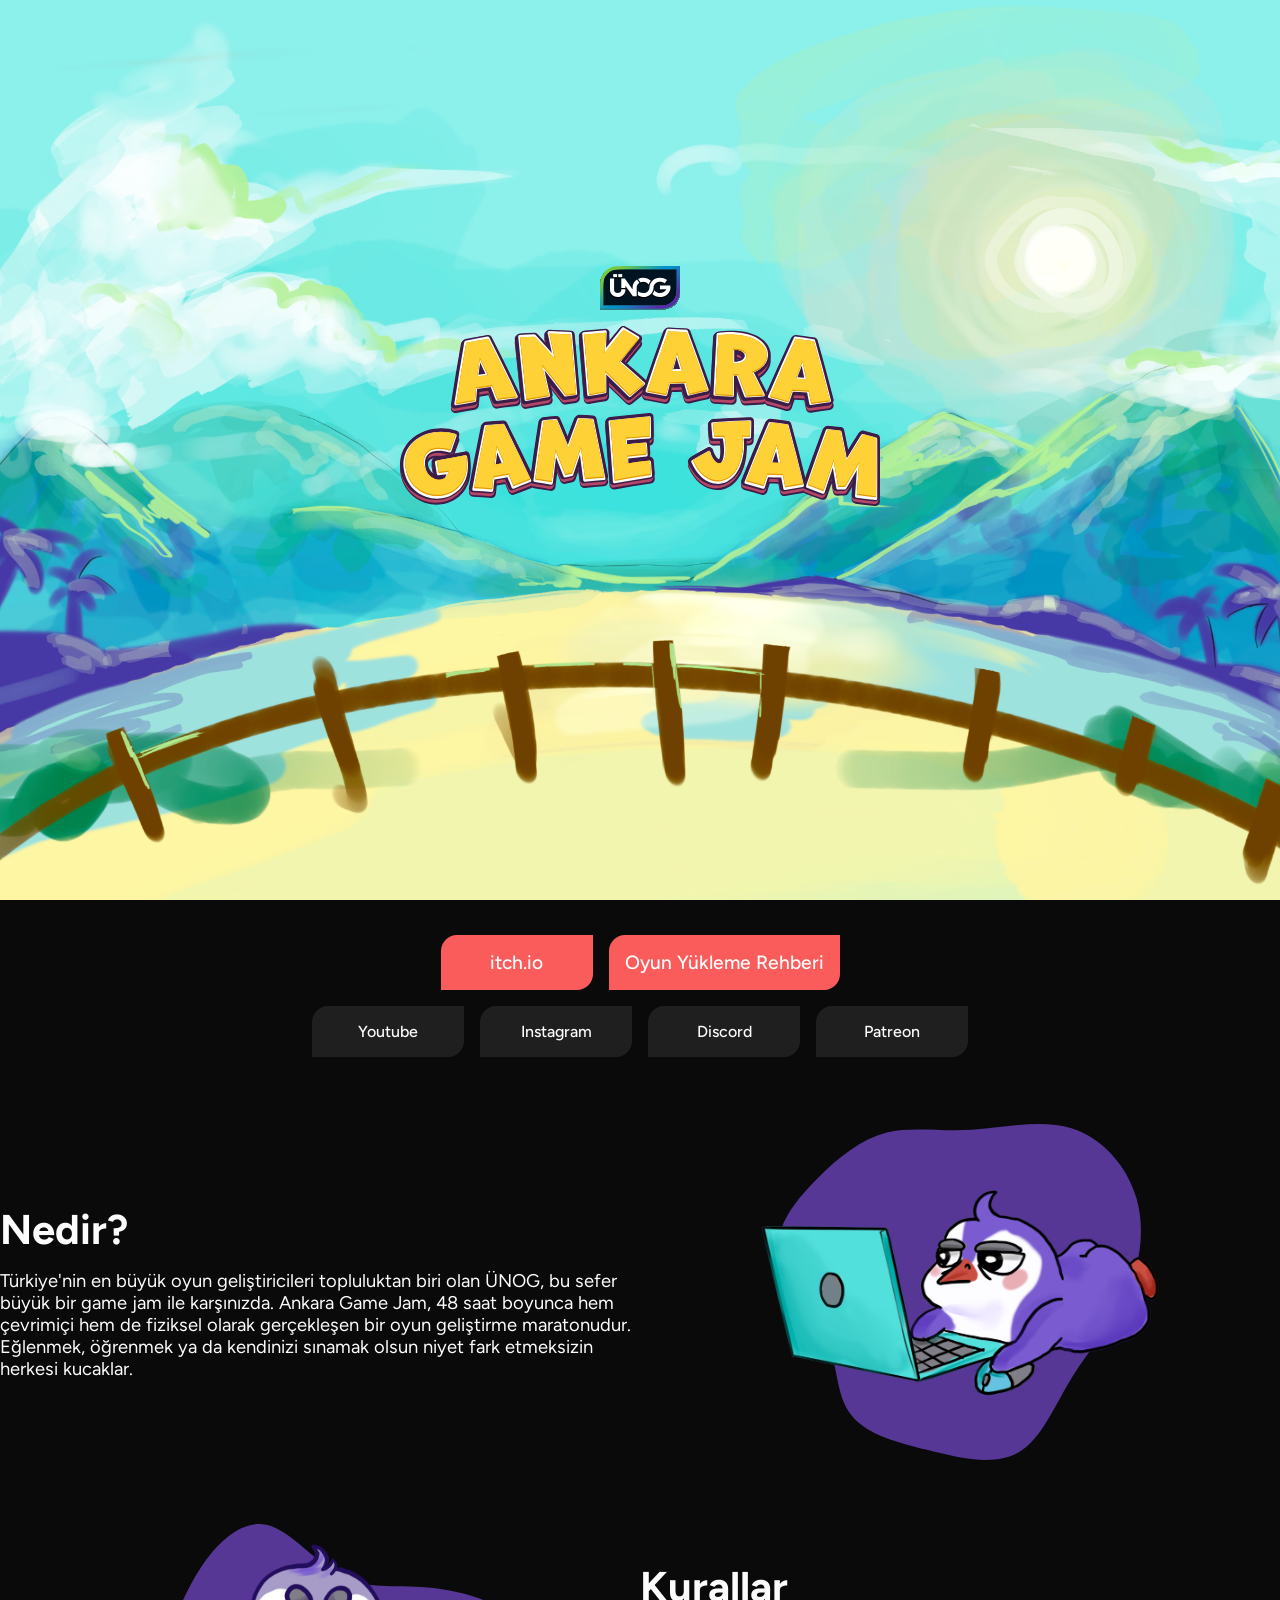
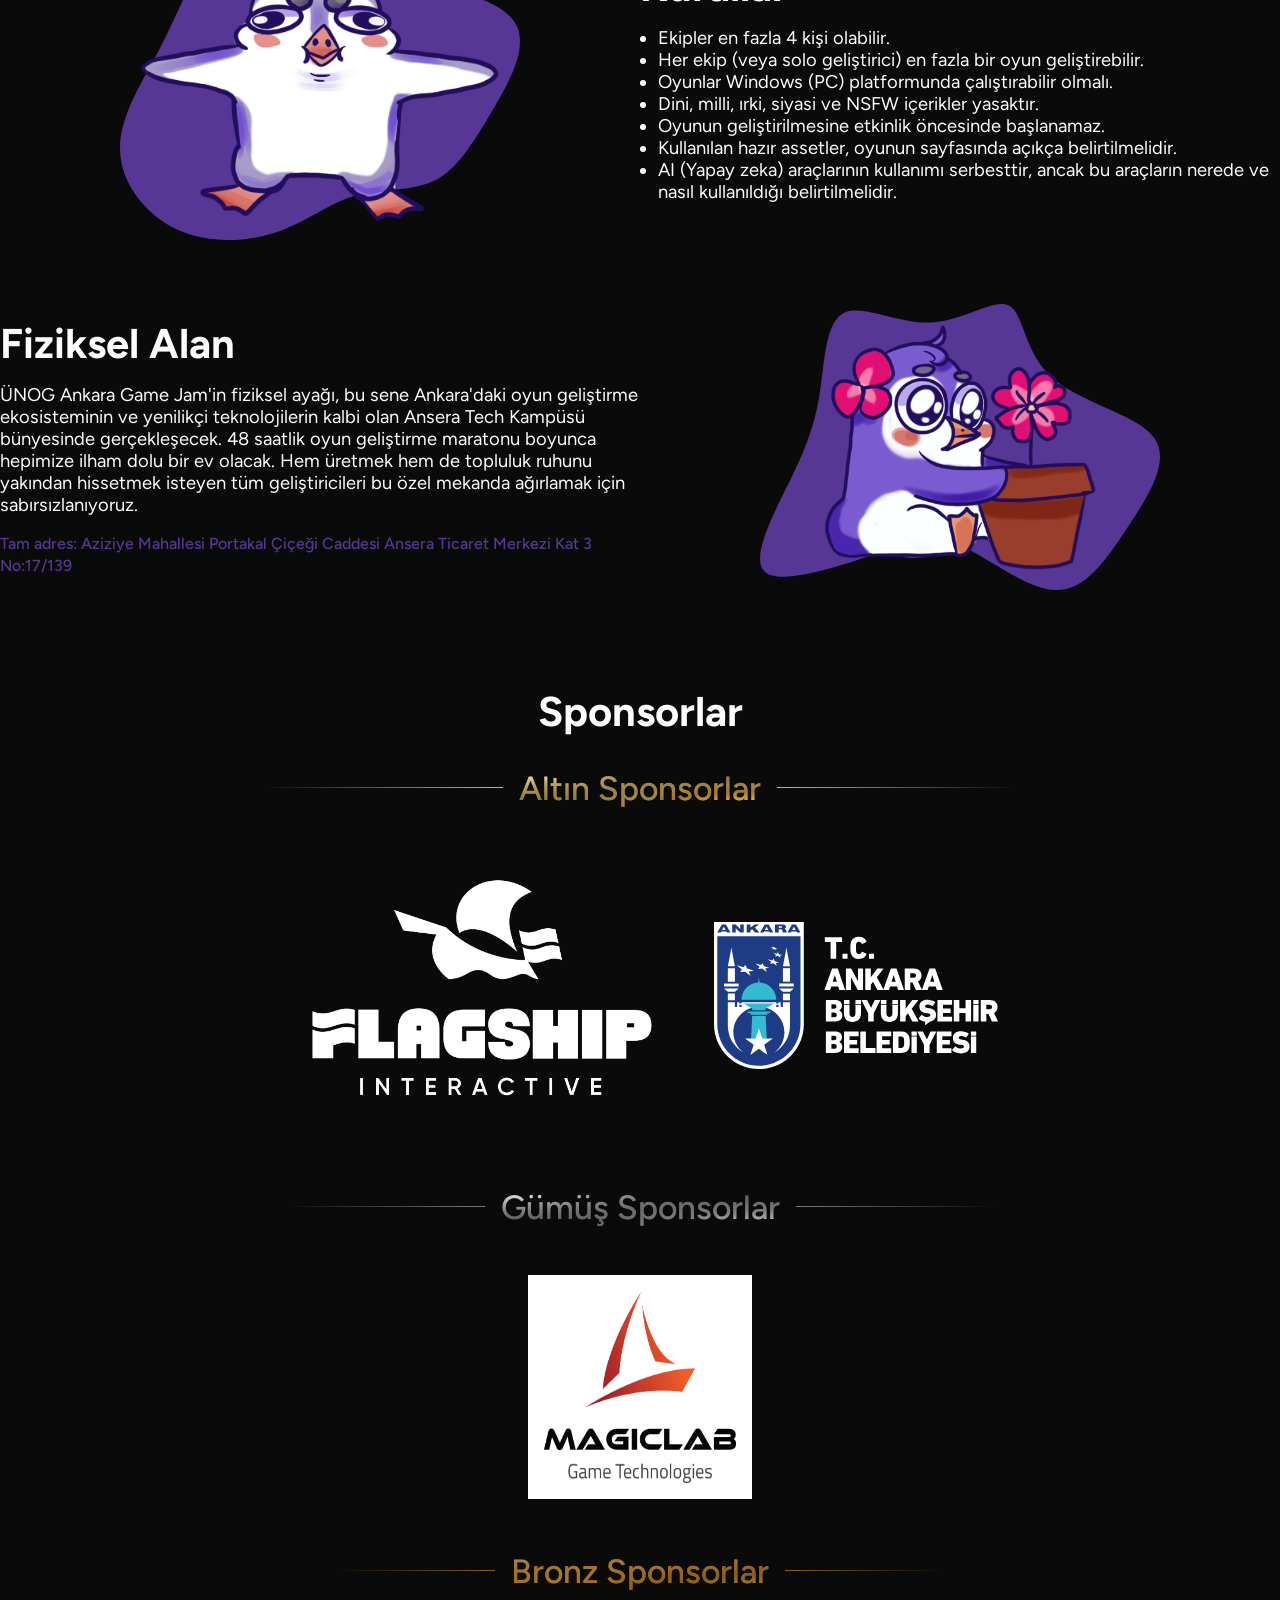
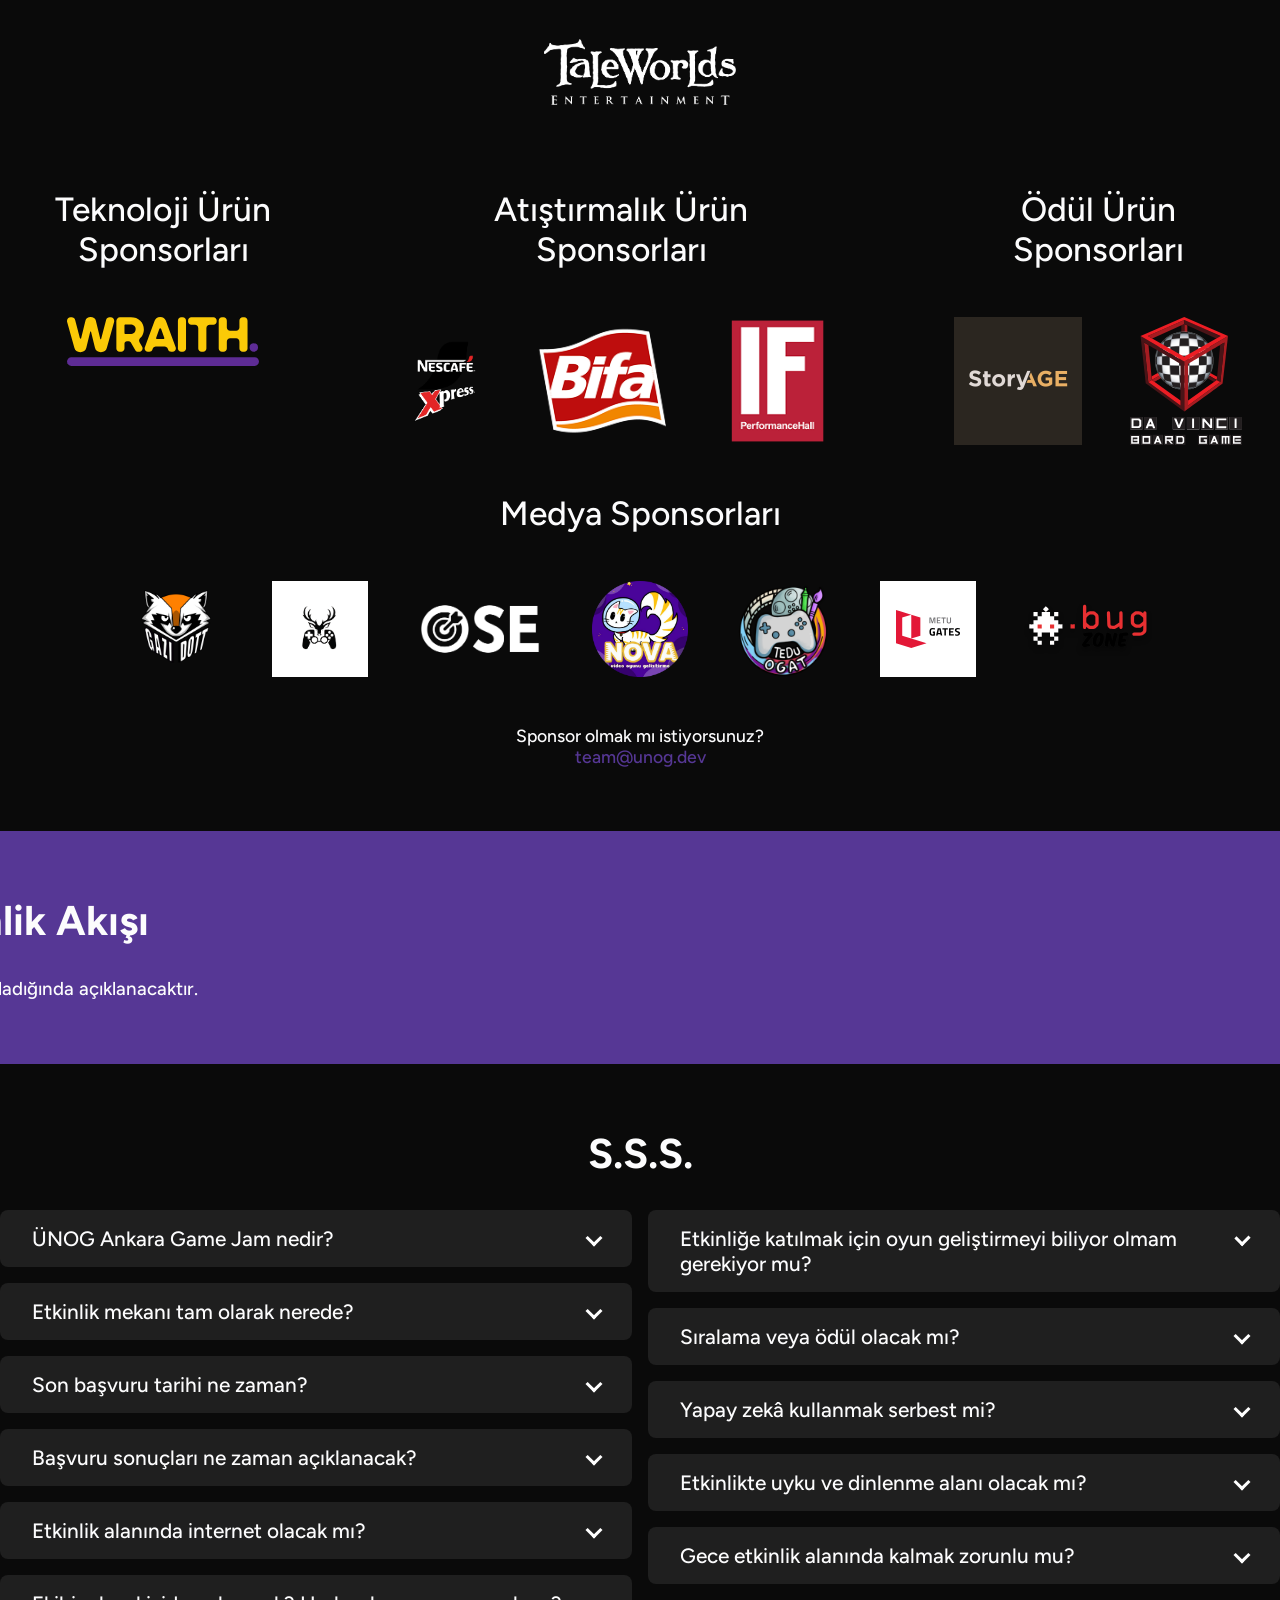
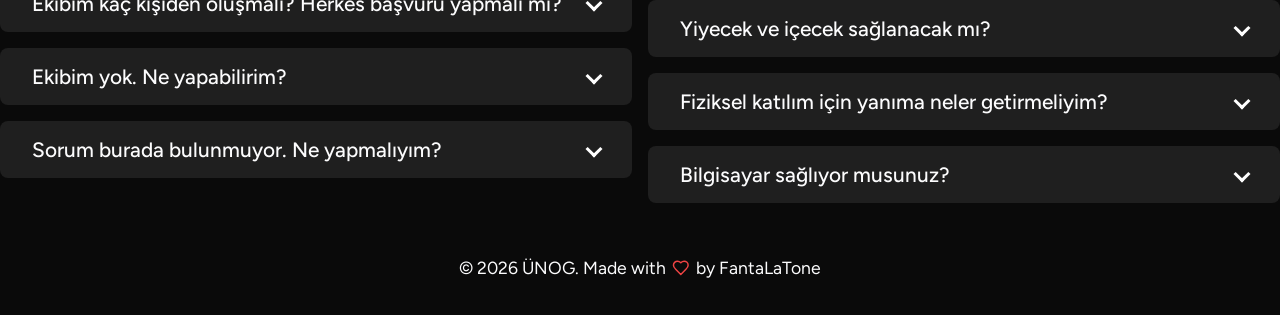
<file: index.html>
<!DOCTYPE html>
<html lang="en">

<head>
    <meta charset="UTF-8">
    <meta name="viewport" content="width=device-width, initial-scale=1.0">

    <link rel="preconnect" href="https://fonts.googleapis.com">
    <link rel="preconnect" href="https://fonts.gstatic.com" crossorigin>
    <link href="https://fonts.googleapis.com/css2?family=Figtree:ital,wght@0,300..900;1,300..900&display=swap"
        rel="stylesheet">
    <link rel="stylesheet" href="css/style.css">

    <title>Ünog Ankara Game Jam</title>
</head>

<body>

    <!-- <div id="background-decors">
        <div class="decor"></div>
    </div> -->

    <!-- <nav class="navbar">

    </nav> -->

    <section class="hero">
        <img src="./img/unog-logo-black.svg" alt="" id="unog-logo">
        <img src="./img/jam-logo.svg" alt="" id="jam-logo">

        <!-- <span id="scroll-text">KAYDIR</span> -->

        <!-- <span>48 saatlik eğlence dolu maceraya hazır mısın?</span> -->

        <!-- <div id="car-ride"></div> -->
    </section>

    <div class="container">

        <section class="links">
            <div class="itch-links">
                <a href="https://itch.io/jam/unog-game-jam-2026" target="_blank" id="itch">itch.io</a>
                <a href="/">Oyun Yükleme Rehberi</a>
            </div>
            <div class="social-links">
                <a href="https://www.youtube.com/@unoghub" target="_blank" id="youtube">Youtube</a>
                <a href="https://www.instagram.com/unoghub" target="_blank" id="instagram">Instagram</a>
                <a href="https://discord.gg/zwMBwj7hA" target="_blank" id="discord">Discord</a>
                <a href="https://www.patreon.com/unoghub" target="_blank" id="patreon">Patreon</a>
            </div>
        </section>

        <section class="info">
            <div class="info-group">
                <div>
                    <h2>Nedir?</h2>
                    <p>
                        Türkiye'nin en büyük oyun geliştiricileri topluluktan biri olan ÜNOG, bu sefer büyük bir game
                        jam ile karşınızda.
                        Ankara Game Jam, 48 saat boyunca hem çevrimiçi hem de fiziksel olarak gerçekleşen bir oyun
                        geliştirme maratonudur.
                        Eğlenmek, öğrenmek ya da kendinizi sınamak olsun niyet fark etmeksizin herkesi kucaklar.
                    </p>
                </div>
                <img src="./img/info-blob.svg" alt="">
            </div>
            <div class="info-group">
                <img src="./img/rules-blob.svg" alt="">
                <div>
                    <h2>Kurallar</h2>
                    <ul>
                        <li>Ekipler en fazla 4 kişi olabilir.</li>
                        <li>Her ekip (veya solo geliştirici) en fazla bir oyun geliştirebilir.</li>
                        <li>Oyunlar Windows (PC) platformunda çalıştırabilir olmalı.</li>
                        <li>Dini, milli, ırki, siyasi ve NSFW içerikler yasaktır.</li>
                        <li>Oyunun geliştirilmesine etkinlik öncesinde başlanamaz.</li>
                        <li>Kullanılan hazır assetler, oyunun sayfasında açıkça belirtilmelidir.</li>
                        <li>
                            AI (Yapay zeka) araçlarının kullanımı serbesttir, ancak bu araçların nerede ve nasıl
                            kullanıldığı
                            belirtilmelidir.
                        </li>
                    </ul>
                </div>
            </div>
            <div class="info-group">
                <div>
                    <h2>Fiziksel Alan</h2>
                    <p>
                        ÜNOG Ankara Game Jam'in fiziksel ayağı, bu sene Ankara'daki oyun geliştirme ekosisteminin 
                        ve yenilikçi teknolojilerin kalbi olan Ansera Tech Kampüsü bünyesinde gerçekleşecek.
                        48 saatlik oyun geliştirme maratonu boyunca hepimize ilham dolu bir ev olacak. 
                        Hem üretmek hem de topluluk ruhunu yakından hissetmek isteyen tüm geliştiricileri bu özel mekanda ağırlamak için sabırsızlanıyoruz.
                    </p>
                    <p>
                        <a href="https://maps.app.goo.gl/f6WXb7PkPfJ29cRz8" target="_blank" id="address">
                            Tam adres: Aziziye Mahallesi Portakal Çiçeği Caddesi Ansera Ticaret Merkezi Kat 3 No:17/139
                        </a>
                    </p>
                </div>
                <img src="./img/location-blob.svg" alt="">
            </div>
        </section>

        <section class="sponsors">
            <h2>Sponsorlar</h2>
            <div class="sponsor-group gold">
                <div class="sponsor-group-title">
                    <hr>
                    <h3>Altın Sponsorlar</h3>
                    <hr>
                </div>
                <div class="sponsor-list">
                    <a href="https://flagship.gs/" target="_blank">
                        <img src="./img/sponsor-flagship.png" class="sponsor-giant" alt="">
                    </a>
                    <a>
                        <img src="./img/sponsor-ankara.svg" class="sponsor-giant" alt="">
                    </a>
                </div>
            </div>
            <div class="sponsor-group silver">
                <div class="sponsor-group-title">
                    <hr>
                    <h3>Gümüş Sponsorlar</h3>
                    <hr>
                </div>
                <div class="sponsor-list">
                    <a href="https://maglab.com.tr/" target="_blank">
                        <img src="./img/sponsor-magiclab.png" class="sponsor-large white-background " alt="">
                    </a>
                </div>
            </div>
            <div class="sponsor-group bronze">
                <div class="sponsor-group-title">
                    <hr>
                    <h3>Bronz Sponsorlar</h3>
                    <hr>
                </div>
                <div class="sponsor-list">
                    <a href="https://www.taleworlds.com/" target="_blank">
                        <img src="./img/sponsor-taleworlds.png" class="sponsor-middle" alt="">
                    </a>
                </div>
            </div>
            <div class="sponsor-groups-row">
                <div class="sponsor-group">
                    <div class="sponsor-group-title-plain">
                        <h3>Teknoloji Ürün Sponsorları</h3>
                    </div>
                    <div class="sponsor-list-grid">
                        <img src="./img/sponsor-wraith.svg" class="sponsor-middle" alt="">
                    </div>
                </div>
                <div class="sponsor-group">
                    <div class="sponsor-group-title-plain">
                        <h3>Atıştırmalık Ürün Sponsorları</h3>
                    </div>
                    <div class="sponsor-list-grid">
                        <img src="./img/sponsor-nescafe.png" class="sponsor-middle" alt="">
                        <img src="./img/sponsor-bifa.png" class="sponsor-middle" alt="">
                        <img src="./img/sponsor-if.png" class="sponsor-middle" alt="">
                    </div>
                </div>
                <div class="sponsor-group">
                    <div class="sponsor-group-title-plain">
                        <h3>Ödül Ürün Sponsorları</h3>
                    </div>
                    <div class="sponsor-list-grid">
                        <img src="./img/sponsor-storyage.png" class="sponsor-middle" alt="">
                        <img src="./img/sponsor-davinci.svg" class="sponsor-middle" alt="">
                    </div>
                </div>
            </div>
            <div class="sponsor-group">
                <div class="sponsor-group-title-plain">
                    <h3>Medya Sponsorları</h3>
                </div>
                <div class="sponsor-list-grid">
                    <img src="./img/sponsor-gazi.png" class="sponsor-small" alt="">
                    <img src="./img/sponsor-hoget.PNG" class="sponsor-small white-background" alt="">
                    <img src="./img/sponsor-ose.png" class="sponsor-small" alt="">
                    <img src="./img/sponsor-nova.png" class="sponsor-small" alt="">
                    <img src="./img/sponsor-ogat.png" class="sponsor-small" alt="">
                    <img src="./img/sponsor-metu.svg" class="sponsor-small white-background" alt="">
                    <img src="./img/sponsor-bug.svg" class="sponsor-small" alt="">
                </div>
            </div>
            <div class="sponsor-group mail">
                <p>Sponsor olmak mı istiyorsunuz?</p>
                <a href="mailto:team@unog.dev?subject=Sponsorluk">team@unog.dev</a>
            </div>
        </section>
    </div>

    <section class="events">
        <h2>Etkinlik Akışı</h2>
        <!-- <button id="scroll-button"><i class="arrow right"></i></button> -->
        <ul class="event-days">
            <li class="event-day">
                <h3>Etkinlik başladığında açıklanacaktır.</h3>
            </li>
        </ul>
        <!-- buraya yazılanlar gerçek değil sadece doldurmak amacıyla konulmuştur eğer bunu okuyorsanız bunlara itibar etmeyin -->
        <!-- <ul class="event-days">
            <li class="event-day">
                <span>17</span>
                <span>/ 07</span>
                <ul class="event-list">
                    <li class="event">
                        <span>17:00</span>
                        <p>Kapı Açılışı</p>
                    </li>
                    <li class="event">
                        <span>18:00</span>
                        <p>Tema Açıklanışı</p>
                    </li>
                    <li class="event">
                        <span>21:00</span>
                        <p>Akşam Yemeği</p>
                    </li>
                    <li class="event">
                        <span>23:00</span>
                        <p>Icebreaking</p>
                    </li>
                </ul>
            </li>
            <li class="event-day">
                <span>18</span>
                <span>/ 07</span>
                <ul class="event-list">
                    <li class="event">
                        <span>09:00</span>
                        <p>Kahvaltı</p>
                    </li>
                    <li class="event">
                        <span>13:00</span>
                        <p>Etkinlik 1</p>
                    </li>
                    <li class="event">
                        <span>15:00</span>
                        <p>Öğle Yemeği</p>
                    </li>
                    <li class="event">
                        <span>18:00</span>
                        <p>Etkinlik 2</p>
                    </li>
                    <li class="event">
                        <span>19:00</span>
                        <p>Akşam Yemeği</p>
                    </li>
                    <li class="event">
                        <span>21:00</span>
                        <p>Etkinlikler</p>
                    </li>
                    <li class="event">
                        <span>23:00</span>
                        <p>Gece Çekilişi</p>
                    </li>
                </ul>
            </li>
            <li class="event-day">
                <span>19</span>
                <span>/ 07</span>
                <ul class="event-list">
                    <li class="event">
                        <span>09:00</span>
                        <p>Kahvaltı</p>
                    </li>
                    <li class="event">
                        <span>11:00</span>
                        <p>Yarışma</p>
                    </li>
                    <li class="event">
                        <span>13:00</span>
                        <p>Etkinlik Son</p>
                    </li>
                    <li class="event">
                        <span>18:00</span>
                        <p>Final Sunumu</p>
                    </li>
                </ul>
            </li>
        </ul> -->
    </section>

    <div class="container">
        <section class="faq">
            <h2>S.S.S.</h2>
            <div class="questions-container">
                <div>
                    <ul class="questions">
                        <li class="question">
                            <button>ÜNOG Ankara Game Jam nedir?</button>
                            <p>ÜNOG Ankara Game Jam; oyun geliştirmeye ilgi duyan katılımcıların 48 saat içerisinde
                                ekipleriyle birlikte oyun geliştirdiği, öğrenme, sosyalleşme ve deneyim odaklı bir
                                etkinliktir.</p>
                        </li>
                        <li class="question">
                            <button>Etkinlik mekanı tam olarak nerede?</button>
                            <p>Etkinliğimiz, Ansera AVM içerisinde bulunan Ansera TechBridge alanında
                                gerçekleştirilecektir.</p>
                        </li>
                        <li class="question">
                            <button>Son başvuru tarihi ne zaman?</button>
                            <p>Son başvuru tarihi 9 Temmuz 2026, saat 23.59'dur.</p>
                        </li>
                        <li class="question">
                            <button>Başvuru sonuçları ne zaman açıklanacak?</button>
                            <p>
                                Başvuru sonuçları 10 Temmuz 2026 tarihinde e-posta yoluyla açıklanacaktır.
                                Başvurular Onay, Yedek ve Red olarak sonuçlanacaktır.
                                Onay alan katılımcıların, gönderilecek e-postadaki onay formunu belirtilen süre
                                içerisinde doldurmaları gerekmektedir.
                                Süresi içerisinde formunu doldurmayan katılımcıların yerine yedek listeden alım
                                yapılacaktır.
                            </p>
                        </li>
                        <li class="question">
                            <button>Etkinlik alanında internet olacak mı?</button>
                            <p>
                                Evet.
                                Katılımcılar için Wi-Fi erişimi sağlanacaktır.
                            </p>
                        </li>
                        <li class="question">
                            <button>Ekibim kaç kişiden oluşmalı? Herkes başvuru yapmalı mı?</button>
                            <p>
                                Etkinliğe bireysel veya en fazla 4 kişilik ekipler halinde katılabilirsiniz.
                                Ekipte bulunan herkesin başvurusunu ayrı ayrı tamamlaması gerekmektedir.
                            </p>
                        </li>
                        <li class="question">
                            <button>Ekibim yok. Ne yapabilirim?</button>
                            <p>
                                Onay alan katılımcılar için bir WhatsApp topluluğu oluşturulacaktır.
                                İsterseniz bu topluluk üzerinden, isterseniz etkinlik alanındaki Ekip Bulma Panosu
                                aracılığıyla ekip arkadaşı bulabilirsiniz.
                            </p>
                        </li>
                        <li class="question">
                            <button>Sorum burada bulunmuyor. Ne yapmalıyım?</button>
                            <p>
                                Burada yanıtını bulamadığınız tüm sorularınız için ÜNOG Instagram hesabı üzerinden
                                bizimle iletişime
                                geçebilirsiniz.
                            </p>
                        </li>
                    </ul>
                </div>
                <div>
                    <ul class="questions">
                        <li class="question">
                            <button>Etkinliğe katılmak için oyun geliştirmeyi biliyor olmam gerekiyor mu?</button>
                            <p>
                                Hayır. Her seviyeden katılımcıyı bekliyoruz.
                                Öğrenmeye istekli herkes etkinliğimize katılabilir.
                            </p>
                        </li>
                        <li class="question">
                            <button>Sıralama veya ödül olacak mı?</button>
                            <p>
                                Hayır. Etkinliğimizde herhangi bir sıralama veya ödüllendirme sistemi bulunmamaktadır.
                                Game Jam'lerde rekabetten çok; öğrenmenin, yardımlaşmanın, deneyim kazanmanın ve yeni
                                insanlarla
                                tanışmanın daha değerli olduğuna inanıyoruz.
                            </p>
                        </li>
                        <li class="question">
                            <button>Yapay zekâ kullanmak serbest mi?</button>
                            <p>
                                Evet.
                                Yapay zekâ araçlarını kullanabilirsiniz.
                                Kullandığınız araçları ve kullanım şeklinizi oyun teslimi sırasında belirtmeniz
                                gerekmektedir.
                            </p>
                        </li>
                        <li class="question">
                            <button>Etkinlikte uyku ve dinlenme alanı olacak mı?</button>
                            <p>
                                Evet.
                                Sınırlı sayıda şişme yatağın bulunduğu bir uyku alanı olacaktır.
                                Ayrıca teras ve ortak kullanım alanlarında dinlenebilirsiniz.
                                Daha konforlu bir deneyim için kendi yastık ve örtünüzü getirmenizi öneriyoruz.
                            </p>
                        </li>
                        <li class="question">
                            <button>Gece etkinlik alanında kalmak zorunlu mu?</button>
                            <p>
                                Hayır.
                                Dilerseniz etkinlik alanında kalabilir, dilerseniz evinize gidip tekrar etkinlik alanına
                                dönebilirsiniz.
                            </p>
                        </li>
                        <li class="question">
                            <button>Yiyecek ve içecek sağlanacak mı?</button>
                            <p>
                                Evet.
                                Etkinlik boyunca yiyecek ve içecek ikramlarımız olacaktır.
                                Gün içerisinde çay ve kahve servisi yapılacaktır.
                                Ayrıca etkinlik alanının alt katında bulunan Migros marketten ihtiyaçlarınızı
                                karşılayabilirsiniz.
                            </p>
                        </li>
                        <li class="question">
                            <button>Fiziksel katılım için yanıma neler getirmeliyim?</button>
                            <p>
                                Yanınızda getirmenizi öneriyoruz:
                                <span>💻 Bilgisayar ve şarj aleti</span>
                                <span>🔌 Uzatma kablosu (isteğe bağlı)</span>
                                <span>👕 Rahat kıyafetler veya pijama</span>
                                <span>🩴 Terlik</span>
                                <span>🪥 Kişisel hijyen ürünleri</span>
                                <span>🛏️ Yastık ve ince örtü</span>
                                <span>👕 Yedek kıyafet (Temmuz ayında hava sıcak olacağı için özellikle öneriyoruz.)</span>
                            </p>
                        </li>
                        <li class="question">
                            <button>Bilgisayar sağlıyor musunuz?</button>
                            <p>
                                Hayır.
                                Katılımcıların kendi bilgisayarlarını getirmeleri gerekmektedir.
                            </p>
                        </li>
                    </ul>
                </div>
            </div>
        </section>
    </div>

    <footer>
        <p>
            © 2026 ÜNOG. Made with 
            <svg xmlns="http://www.w3.org/2000/svg" width="24" height="24" viewBox="0 0 24 24" fill="none" stroke="currentColor" stroke-width="2" stroke-linecap="round" stroke-linejoin="round" class="heart"><path d="M19 14c1.49-1.46 3-3.21 3-5.5A5.5 5.5 0 0 0 16.5 3c-1.76 0-3 .5-4.5 2-1.5-1.5-2.74-2-4.5-2A5.5 5.5 0 0 0 2 8.5c0 2.3 1.5 4.05 3 5.5l7 7Z"></path></svg>
            by FantaLaTone
        </p>
    </footer>

    <script src="./js/main.js"></script>

</body>

</html>
</file>
<file: css/style.css>
:root {
    --light: #fcfcfd;
    --dark: #0a0a0a;
    --gray: #1f1f1f;
    
    --itch-pink: #fa5c5c;
    --logo-purple: #563795;
    --logo-blue: #
}

*, *::before, *::after {
    margin: 0;
    padding: 0;
    box-sizing: border-box;

    text-decoration: none;
    list-style: none;

    font-family: "Figtree", sans-serif;
    font-optical-sizing: auto;
    font-weight: 500;
    font-style: normal;
}

body {
    background-color: var(--dark);

    display: flex;
    flex-direction: column;
    align-items: center;
}

.container {
    max-width: 80rem;
    width: 100%;
}

/*
    NAVIGATION
*/
nav.navbar {

    position: absolute;

    width: 80vw;
    top: 1rem;
    height: 3rem;

    background-color: var(--dark);
    border-radius: 2rem 0 2rem 0;
}

/*
    HERO
*/
section.hero {
    width: 100vw;
    height: 100vh;

    background: url("../img/background.png");
    background-size: cover;
    background-position: 50% 30%;

    display: flex;
    flex-direction: column;
    justify-content: center;
    align-items: center;
    gap: 1rem;

    padding-bottom: 8rem;
}

section.hero img#unog-logo {
    width: 5rem;
}

section.hero img#jam-logo {
    width: 30rem;
}

section.hero #scroll-text {
    position: absolute;

    color: var(--dark);
    font-size: 1.2rem;
    font-weight: 700;

    bottom: 1rem;

    display: flex;
    flex-direction: column;
    justify-content: center;
    align-items: center;
    gap: 1rem;
}

section.hero #scroll-text::after {
    content: "";
    display: block;

    border-right: 3px solid var(--dark);
    border-bottom: 3px solid var(--dark);

    width: 12px;
    height: 12px;

    transform: translateY(-50%) rotate(45deg);
}

/* section.hero #car-ride {
    position: absolute;

    width: 100%;
    height: 100%;

    bottom: -10rem;
    background: url("../img/car-ride.png");
    background-size: 80%;
    background-repeat: no-repeat;
    background-position: center;
} */

/*
    LINKS
*/
section.links {
    display: flex;
    flex-direction: column;
    justify-content: center;
    align-items: center;

    gap: 1rem;
    height: 12rem;
}

section.links a {
    color: var(--light);
    background-color: var(--gray);

    min-width: 120px;

    padding: 1rem;
    border-radius: 1rem 0 1rem 0;
    
    text-align: center;

    transition: background ease-out 200ms;
    box-sizing: content-box;
}

section.links a:hover {
    scale: 1.02;
}

a#register {
    font-size: 1.5rem;
    min-width: 10rem;
    background-color: var(--logo-purple);
}

section.links div {
    display: flex;
    justify-content: center;
    align-items: center;
    gap: 1rem;
}

section.links .itch-links a {
    font-size: 1.2rem;
    background-color: var(--itch-pink);
}

/*
    INFORMATION
*/
section.info {
    color: var(--light);
}

section.info .info-group {
    padding: 2rem 0;

    display: flex;
    justify-content: center;
    align-items: center;
}

section.info .info-group div {
    width: 50%;
}

section.info .info-group div h2 {
    font-size: 2.6rem;
    font-weight: 700;
}

section.info .info-group div p {
    font-size: 1.15rem;
    font-weight: 400;
    margin-top: 1rem;
}

section.info .info-group ul {
    margin-top: 1rem;
}

section.info .info-group li {
    font-size: 1.15rem;
    font-weight: 400;
    list-style-type: disc;
    margin-left: 1.1rem;
}

section.info .info-group img {
    width: 25rem;
    margin: auto;
}

section.info .info-group #address {

    /* background: linear-gradient(to right, #7ac943 31%, #2193c7 31%, #2193c7 66%, #563795 50%); 
    background-clip: text;
    color: transparent; */

    color: var(--logo-purple);
    font-size: 1rem;
}

section.info .info-group #address:hover {
    text-decoration: underline;
}

/*
    SPONSORS
*/
section.sponsors {
    color: var(--light);

    display: flex;
    flex-direction: column;
    align-items: center;

    margin-top: 4rem;
}

section.sponsors h2 {
    font-size: 2.6rem;
    font-weight: 700;
}

.sponsor-groups-row {
    display: flex;
    margin-top: 2rem;
    gap: 5rem;
    justify-content: center;
    align-items: baseline;
}

section.sponsors .sponsor-group {
    margin-top: 2rem;
    display: flex;
    flex-direction: column;
    justify-content: center;
    align-items: center;
}

.sponsor-group.mail {
    font-size: 1.1rem;
}

.sponsor-group.mail a {
    color: var(--logo-purple);
}

.sponsor-group .sponsor-group-title {
    display: flex;
    justify-content: center;
    align-items: center;
    gap: 1rem;
}

.sponsor-group .sponsor-group-title-plain h3 {
    font-size: 2.1rem;
    width: 17.6rem;
    text-align: center;
}

.sponsor-group .sponsor-group-title hr {
    height: 1px;
    border: none;
}

.sponsor-group .sponsor-group-title-plain {
    display: flex;
    justify-content: center;
    align-items: center;
    gap: 1rem;
}

.sponsor-group .sponsor-group-title-plain hr {
    height: 1px;
    border: none;
}

/* GOLD TITLE */
.sponsor-group.gold .sponsor-group-title hr:first-child {
    width: 15rem;
    background: linear-gradient(to left, #D1B464 0%, transparent 100%);
}

.sponsor-group.gold .sponsor-group-title hr:last-child {
    width: 15rem;
    background: linear-gradient(to right, #D1B464 0%, transparent 100%);
}

.sponsor-group.gold .sponsor-group-title h3 {
    font-size: 2.1rem;
    background: radial-gradient(ellipse farthest-corner at right bottom, #FEDB37 0%, #FDB931 8%, #9f7928 30%, #a5863e 40%, transparent 80%),
                radial-gradient(ellipse farthest-corner at left top, #FFFFFF 0%, #FFFFAC 8%, #D1B464 25%, #7e662e 62.5%, #7e662e 100%);
    background-clip: text;
    color: transparent;
}

/* SILVER TITLE */
.sponsor-group.silver .sponsor-group-title hr:first-child {
    width: 12.5rem;
    background: linear-gradient(to left, #7B7B7B 0%, transparent 100%);
}

.sponsor-group.silver .sponsor-group-title hr:last-child {
    width: 12.5rem;
    background: linear-gradient(to right, #7B7B7B 0%, transparent 100%);
}

.sponsor-group.silver .sponsor-group-title h3 {
    font-size: 2.1rem;
    background: radial-gradient(ellipse farthest-corner at right bottom, #D3D3D3 0%, #BEBEBE 8%, #7B7B7B 30%, #6F6F6F 40%, transparent 80%),
                radial-gradient(ellipse farthest-corner at left top, #FFFFFF 0%, #F6F6F6 8%, #B4B4B4 25%, #4B4B4B 62.5%, #4B4B4B 100%);
    background-clip: text;
    color: transparent;
}

/* BRONZE TITLE */
.sponsor-group.bronze .sponsor-group-title hr:first-child {
    width: 10rem;
    background: linear-gradient(to left, #895E1A 0%, transparent 100%);
}

.sponsor-group.bronze .sponsor-group-title hr:last-child {
    width: 10rem;
    background: linear-gradient(to right, #895E1A 0%, transparent 100%);
}

.sponsor-group.bronze .sponsor-group-title h3 {
    font-size: 2.1rem;
    background: radial-gradient(ellipse farthest-corner at right bottom, #B08D57 0%, #9C7A3C 8%, #895E1A 30%, #a87625 60%, transparent 100%),
                radial-gradient(ellipse farthest-corner at left top, #d3ba95 0%, #B08D57 8%, #9C7A3C 25%, #a05d00 62.5%, #a05d00 100%);
    background-clip: text;
    color: transparent;
}

/* PLAIN TITLES */
.sponsor-group .sponsor-group-title-plain hr:first-child {
    width: 6rem;
    background: linear-gradient(to left, var(--light) 0%, transparent 100%);
}

.sponsor-group .sponsor-group-title-plain hr:last-child {
    width: 6rem;
    background: linear-gradient(to right, var(--light) 0%, transparent 100%);
}

.sponsor-list {
    display: flex;
    justify-content: center;
    align-items: center;

    width: fit-content;
    padding: 1rem;

    margin-top: 2rem;
    border-radius: 1rem;

    gap: 2rem;

    /* background: red; */
}

.sponsor-list-grid {
    display: flex;
    flex-wrap: wrap;
    justify-content: center;
    align-items: center;

    width: fit-content;
    padding: 1rem;

    margin-top: 2rem;
    border-radius: 1rem;

    gap: 3rem;
}

img.white-background {
    background-color: white;
    padding: 1rem;
    aspect-ratio: 1;
}

img.sponsor-giant {
    max-height: 18rem;
    max-width: 25rem;
}

img.sponsor-large {
    max-height: 14rem;
}

img.sponsor-middle {
    max-height: 8rem;
    max-width: 12rem;
}

img.sponsor-small {
    max-height: 6rem;
    max-width: 8rem;
}

/*
    EVENTS
*/
section.events {
    color: var(--light);
    background-color: var(--logo-purple);

    width: 100rem;

    padding: 4rem;
    margin-top: 4rem;

    position: relative;

    overflow: scroll;

    scrollbar-color: #959595 var(--logo-purple);
    scrollbar-width: thin;
}

section.events > h2 {
    font-size: 2.6rem;
    font-weight: 700;
}

section.events > button {
    position: absolute;

    top: 4rem;
    right: 4rem;

    height: 3.4rem;
    width: 3.4rem;

    border: none;
    background-color: var(--light);
    cursor: pointer;
}


.event-days {
    display: flex;
    
    margin-top: 2rem;
    gap: 3rem;
}

.event-day > span:first-child {
    font-size: 2.2rem;
}

.event-day:last-child {
    padding-right: 4rem;
}

.event-list {
    display: flex;
    gap: 2rem;
}

.event {
    margin-top: 1rem;
    width: max-content;
}

.event > span {
    font-size: 1rem;
    font-weight: 400;
}

.event > p {
    font-size: 1.2rem;
    font-weight: 500;
}

/*
    FAQ
*/
section.faq {
    color: var(--light);
    margin-top: 4rem;
}

section.faq > h2 {
    font-size: 2.6rem;
    font-weight: 700;

    text-align: center;
}

.questions-container {
    margin-top: 2rem;

    display: flex;
    justify-content: center;
    gap: 1rem;
}

.questions-container > div {
    width: 50%;
}

.question {
    background-color: var(--gray);
    margin-bottom: 1rem;
    gap: 10px;
    border-radius: 0.5rem;
}

.question > button {
    padding: 1rem 2rem;
    border: none;
    background-color: transparent;

    color: var(--light);
    font-size: 1.3rem;

    cursor: pointer;

    width: 100%;
    text-align: left;
    position: relative;

    display: flex;
    justify-content: space-between;

    box-sizing: border-box;
}

.question > button::after {
    content: "";
    display: inline-block;

    border-right: 3px solid white;
    border-bottom: 3px solid white;

    width: 12px;
    height: 12px;
    margin-top: 0.7rem;

    transform: translateY(-50%) rotate(45deg);
}

.question > p {
    padding: 1rem 2rem;
    font-size: 1.15rem;
    font-weight: 400;
    display: none;
}

.question > p > span {
    display: list-item;
    list-style: disc;
    font-weight: 400;
    font-size: 1.15rem;
    margin-left: 1.2rem;
}

.question.active > button {
    background-color: #563795;
    border-radius: 0.5rem;
}

.question.active > button::after {
    transform: rotate(225deg);
}

.question.active > p {
    display: block;
}

/*
    FOOTER
*/
footer {
    height: 6rem;
    display: flex;
    justify-content: center;
    align-items: center;
    color: var(--light);
}

footer p {
    display: flex;
    justify-content: center;
    align-items: center;
    font-size: 1.1rem;
    font-weight: 400;
}

/*
    SVGs
*/
svg.heart {
    color: #ef4444;
    height: 1.1rem;
    width: 1.1rem;
    margin: 0 0.4rem;
}


/*
    RESPONSIVE DESIGN
*/
@media screen and (width <= 768px) {
    section.hero img#unog-logo {
        width: 4rem;
    }
    section.hero img#jam-logo {
        width: 20rem;
    }

    .container {
        max-width: 100vw;
    }

    .itch-links {
        flex-direction: column;
    }

    section.info .info-group {
        flex-direction: column-reverse;
    }

    section.info .info-group:nth-child(2) {
        flex-direction: column;
    }

    section.info .info-group img {
        width: 20rem;
        margin-bottom: 2rem;
    }

    section.info .info-group div {
        width: 70%;
    }

    section.info .info-group div h2 {
        text-align: center;
    }

    section.hero {
        background-position: 50% 50%;
        background-size: 500%;

        height: 100vh;
    }
    
    .sponsor-group-title hr {
        display: none;
    }

    .sponsor-group.gold .sponsor-group-title h3  {
        font-size: 1.8rem;
    }

    .sponsor-group.silver .sponsor-group-title h3  {
        font-size: 1.8rem;
    }

    .sponsor-group.bronze .sponsor-group-title h3  {
        font-size: 1.8rem;
    }

    .sponsor-group .sponsor-group-title-plain h3 {
        font-size: 1.6rem;
    }

    .sponsor-list {
        flex-direction: column;
    }

    img.sponsor-giant {
        max-height: 8rem;
        max-width: 10rem;
    }

    img.sponsor-large {
        max-height: 7.5rem;
    }

    img.sponsor-middle {
        max-height: 6rem;
        max-width: 9rem;
    }

    img.sponsor-small {
        max-height: 4.5rem;
        max-width: 7rem;
    }

    .sponsor-groups-row {
        display: flex;
        flex-direction: column;
        margin-top: 2rem;
        gap: 1rem;
        justify-content: center;
        align-items: center;
    }

    section.events {
        width: 100vw;
        padding: 4rem 1.5rem;
    }

    .event-day:last-child {
        padding-right: 1.5rem;
    }
    
    .questions-container {
        display: flex;
        flex-direction: column;
        justify-content: center;
        align-items: center;
        gap: 0;
    }

    .questions-container > div {
        width: 90%;
    }

    footer p {
        font-size: 0.8rem;
    }

    section.links {
        height: max-content;

        font-size: 1rem;
        flex-direction: column;
        padding: 1rem;

    }

    section.links a {
        min-width: 90px;

        text-align: center;
    }

    section.links div.itch-links {
        display: flex;
    }

    section.links div {
        display: grid;
        grid-template-columns: repeat(2, 1fr);
        grid-template-rows: repeat(2, 1fr);
        grid-column-gap: 0.8rem;
        grid-row-gap: 0.8rem; 
    }

    .question > button::after {
        content: "";
        display: inline-block;

        border-right: 3px solid white;
        border-bottom: 3px solid white;

        width: 12px;
        height: 12px;
        margin-top: 0.7rem;
        margin-left: 0.5rem;

        transform: translateY(-50%) rotate(45deg);
    }
}
</file>
